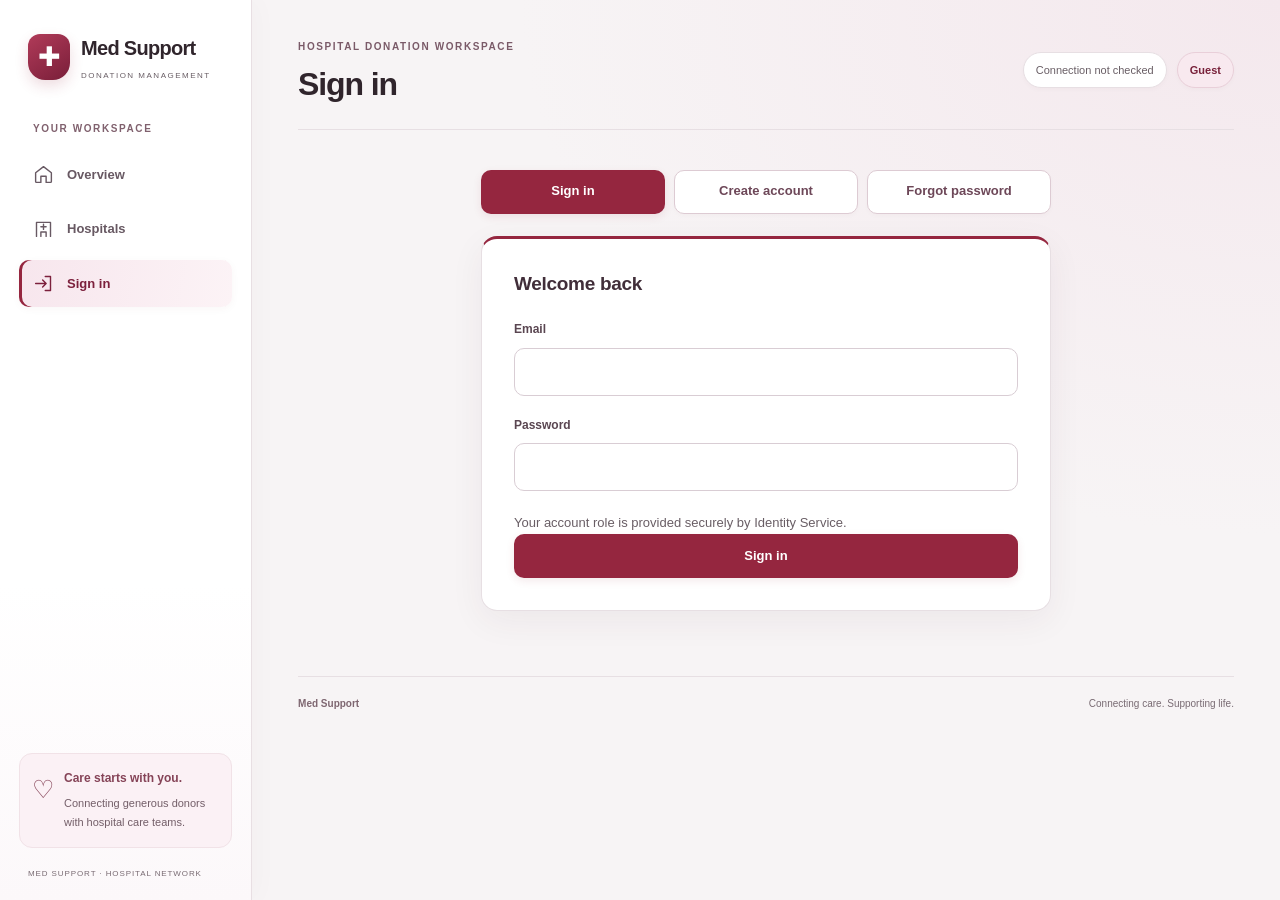
<file: project4-frontend/index.html>
<!doctype html>
<html lang="en">
<head>
  <meta charset="utf-8">
  <meta name="referrer" content="no-referrer">
  <meta name="viewport" content="width=device-width, initial-scale=1">
  <meta name="theme-color" content="#781c32">
  <meta name="description" content="Med Support hospital blood donation and appointment management.">
  <title>Med Support | Donation Management</title>
  <link rel="stylesheet" href="styles.css">
</head>
<body>
  <a class="skip-link" href="#view">Skip to content</a>
  <div class="app">
    <aside class="sidebar" aria-label="Workspace sidebar">
      <a class="brand" href="./" aria-label="Med Support home"><span class="brand-icon" aria-hidden="true">✚</span><div><strong>Med Support</strong><small>DONATION MANAGEMENT</small></div></a>
      <div class="side-label">YOUR WORKSPACE</div>
      <nav id="nav" aria-label="Main navigation"></nav>
      <div class="side-bottom">
        <div class="side-note"><span aria-hidden="true">♡</span><div><strong>Care starts with you.</strong><p>Connecting generous donors with hospital care teams.</p></div></div>
        <button class="side-logout" id="logout">↪ &nbsp; Sign out</button>
        <small class="sidebar-footer">MED SUPPORT · HOSPITAL NETWORK</small>
      </div>
    </aside>
    <main class="main">
      <header class="topbar"><div><span class="eyebrow">HOSPITAL DONATION WORKSPACE</span><h1 id="pageTitle">Overview</h1></div><div class="top-actions"><span id="connection" class="connection">Connection not checked</span><span id="roleBadge" class="role-badge">Guest</span></div></header>
      <div id="notice" role="status" aria-live="polite"></div>
      <section id="view" tabindex="-1" aria-label="Workspace content"></section>
      <footer class="workspace-footer"><span>Med Support</span><span>Connecting care. Supporting life.</span></footer>
    </main>
  </div>
  <script src="config.js"></script>
  <script src="app.js"></script>
</body>
</html>
</file>
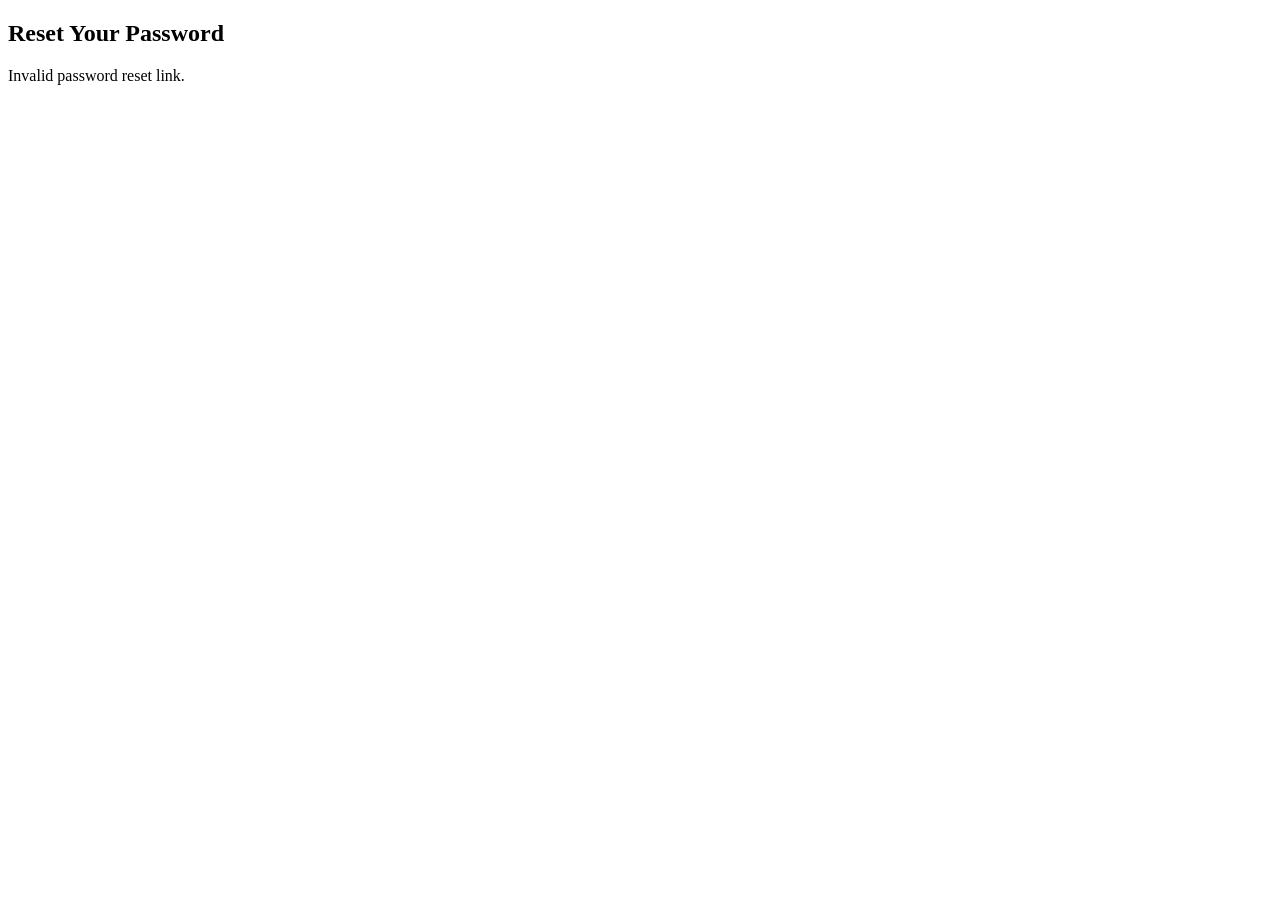
<file: identity-service/src/main/resources/static/reset-password.html>
<!DOCTYPE html>
<html lang="en">
<head>
    <meta charset="UTF-8">
    <meta name="viewport" content="width=device-width, initial-scale=1">
    <title>Med Support - Reset Password</title>
</head>
<body>
<h2>Reset Your Password</h2>

<form id="resetForm">
    <label for="password">New Password</label>
    <input
            type="password"
            id="password"
            required
            minlength="8"
            autocomplete="new-password"
    >

    <button type="submit">Reset Password</button>
</form>

<p id="message"></p>

<script>
    const params = new URLSearchParams(window.location.search);
    const token = params.get("token");

    const message = document.getElementById("message");
    const form = document.getElementById("resetForm");

    if (!token) {
        message.textContent = "Invalid password reset link.";
        form.hidden = true;
    }

    form.addEventListener("submit", async (event) => {
        event.preventDefault();

        const newPassword =
            document.getElementById("password").value;

        try {
            const response = await fetch("/api/auth/reset-password", {
                method: "POST",
                headers: {
                    "Content-Type": "application/json"
                },
                body: JSON.stringify({
                    passwordResetToken: token,
                    newPassword: newPassword
                })
            });

            if (response.ok) {
                message.textContent =
                    "Password reset successfully.";
                form.hidden = true;
            } else {
                message.textContent =
                    "Invalid or expired reset link.";
            }
        } catch (error) {
            message.textContent =
                "Unable to reset password. Please try again.";
        }
    });
</script>
</body>
</html>
</file>
<file: project4-frontend/styles.css>
/* Med Support hospital workspace */
:root{--red:#94243e;--burgundy:#601529;--dark:#30262a;--muted:#766e73;--border:#e9e3e5;--bg:#f7f6f6;--white:#fff;--green:#287451;--shadow:0 4px 20px #40222c05;font-family:Inter,'Segoe UI',Arial,sans-serif;color:var(--dark);font-synthesis:none}
*{box-sizing:border-box}body{margin:0;background:var(--bg);font-size:14px;line-height:1.5}button,input,select,textarea{font:inherit}button,a,input,select,textarea{-webkit-tap-highlight-color:transparent}button{cursor:pointer}a{color:var(--red)}button:focus-visible,a:focus-visible,input:focus-visible,select:focus-visible,textarea:focus-visible{outline:3px solid #ba657d;outline-offset:3px}.skip-link{position:fixed;top:-80px;left:20px;background:white;padding:12px;z-index:10}.skip-link:focus{top:12px}.app{display:flex;min-height:100vh}.sidebar{width:252px;flex:none;background:#fff;border-right:1px solid var(--border);padding:32px 19px 20px;position:sticky;top:0;height:100vh;display:flex;flex-direction:column}.brand{display:flex;align-items:center;gap:11px;text-decoration:none;color:var(--dark);padding:0 9px 39px}.brand-icon{display:grid;place-items:center;background:var(--red);color:white;width:42px;height:46px;border-radius:12px 12px 17px 17px;font-size:27px}.brand strong{font-size:19px;letter-spacing:-.7px}.brand small{display:block;font-size:8px;letter-spacing:1.5px;margin-top:4px;color:var(--muted)}.side-label,.eyebrow{font-size:10px;letter-spacing:1.6px;font-weight:700;color:#8d7d83}.side-label{padding:0 14px 13px}nav{display:grid;gap:5px}nav button{display:flex;align-items:center;gap:13px;border:0;background:transparent;color:#72676d;text-align:left;padding:13px 14px;border-radius:8px;font-size:13px;font-weight:600;width:100%}.nav-icon{width:21px;height:21px;flex:none}nav button:hover{background:#faf4f5}nav button.active{background:#f8eaf0;color:#8a213d;box-shadow:inset 3px 0 var(--red)}.side-bottom{margin-top:auto;padding-top:28px}.side-note{display:flex;gap:10px;background:#faf3f5;border:1px solid #f1e2e7;padding:15px 12px;border-radius:10px;color:#854357;font-size:12px}.side-note>span{font-size:25px}.side-note p{margin:6px 0 0;font-size:11px;color:#8a737b;line-height:1.7}.side-logout{margin-top:15px;background:none;border:0;padding:12px;color:#7e6670;width:100%;text-align:left}.sidebar-footer{display:block;font-size:8px;letter-spacing:.9px;color:#a19298;margin:19px 9px 0}.main{flex:1;min-width:0;padding:32px clamp(22px,3.6vw,58px);max-width:1800px}.topbar{display:flex;justify-content:space-between;align-items:center;gap:20px;padding-bottom:25px;margin-bottom:26px;border-bottom:1px solid var(--border)}h1{font-size:28px;letter-spacing:-1px;margin:7px 0 0;line-height:1.3}.top-actions{display:flex;gap:10px;align-items:center}.connection,.role-badge{font-size:11px;padding:8px 12px;border-radius:6px;border:1px solid var(--border);background:white;color:var(--muted)}.role-badge{background:#f6e9ee;border-color:#efdae2;color:#84233d;font-weight:700;text-transform:capitalize}.hero{background:linear-gradient(110deg,#68182e,#952a45);border:1px solid #78233a;border-radius:15px;padding:33px 36px;color:white;display:flex;justify-content:space-between;align-items:center;gap:24px;position:relative;overflow:hidden;min-height:230px}.hero:after{content:'+';position:absolute;right:15%;top:-100px;font-size:330px;line-height:1;opacity:.045;pointer-events:none}.hero h2{font-size:32px;line-height:1.2;letter-spacing:-1px;margin:14px 0}.hero p{font-size:13px;line-height:1.8;color:#eedbe2;max-width:460px}.hero .eyebrow{color:#e8bac8}.hero .button{background:#fff;color:#7f203a;white-space:nowrap;z-index:1}.stats{display:grid;grid-template-columns:repeat(3,minmax(0,1fr));gap:18px;margin:23px 0}.stat,.panel,.item{border:1px solid var(--border);border-radius:11px;background:white;box-shadow:var(--shadow)}.stat{padding:23px;position:relative}.stat .icon{position:absolute;right:20px;top:22px;width:38px;height:38px;background:#fbf0f3;color:var(--red);display:grid;place-items:center;border-radius:9px}.stat p{font-size:12px;color:var(--muted);margin:0 45px 10px 0}.stat strong{font-size:31px;letter-spacing:-1px;font-weight:650}.stat small{display:block;font-size:11px;color:#998990;margin-top:6px}.panel{padding:25px;margin:22px 0}.panel-head{display:flex;justify-content:space-between;align-items:center;gap:16px;margin-bottom:20px}.panel h2,.section-title{font-size:17px;letter-spacing:-.3px;margin:0;font-weight:650}.hint,.muted{font-size:12px;color:var(--muted);line-height:1.8}.hint{margin:7px 0 0}.grid{display:grid;grid-template-columns:repeat(2,minmax(0,1fr));gap:16px}.item{padding:22px;overflow-wrap:anywhere}.item h3{font-size:16px;letter-spacing:-.3px;margin:15px 0 8px}.item p{font-size:13px;line-height:1.8;color:var(--muted)}.meta{display:flex;flex-wrap:wrap;gap:7px;margin:17px 0}.pill{display:inline-flex;align-items:center;background:#f3f1f2;color:#71646c;border-radius:5px;padding:5px 9px;font-size:10px;font-weight:650;letter-spacing:.25px}.pill.red{background:#f9eaf0;color:#962841}.pill.green{background:#edf6ef;color:#2b7350}.pill.amber{background:#fff4e2;color:#92621c}.button{display:inline-flex;justify-content:center;align-items:center;gap:7px;background:var(--red);color:white;border:1px solid transparent;border-radius:7px;padding:11px 17px;font-size:12px;font-weight:650;min-height:41px;transition:background .15s,box-shadow .15s}.button:hover{background:var(--burgundy);box-shadow:0 3px 9px #60152916}.button.secondary,.button.outline{background:#fff;color:#775f69;border-color:#e5dbe0}.button.secondary:hover,.button.outline:hover{background:#faf1f5}.button:disabled{opacity:.5;cursor:not-allowed;box-shadow:none}.actions{display:flex;gap:9px;flex-wrap:wrap;margin-top:18px}.actions select{max-width:100%}input,select,textarea{width:100%;min-height:43px;padding:11px 12px;border:1px solid #dfd7db;border-radius:7px;background:white;color:var(--dark);font-size:13px}input::placeholder,textarea::placeholder{color:#a2949b}input:focus,select:focus,textarea:focus{border-color:#b55b77}textarea{min-height:100px;resize:vertical}label{display:block;font-size:12px;font-weight:600;color:#69565f;margin-bottom:8px}.field{margin-bottom:18px}.form-grid{display:grid;grid-template-columns:repeat(2,minmax(0,1fr));gap:0 20px}.toolbar{display:flex;align-items:end;gap:12px;flex-wrap:wrap;margin-bottom:20px}.toolbar>*{width:auto;min-width:145px}.toolbar input{min-width:230px}.toolbar .field{margin-bottom:0}.empty{text-align:center;padding:39px 22px;background:#fcfafb;border:1px dashed #e5dce0;border-radius:8px;color:#8b7680;font-size:13px}.table-wrap{overflow:auto}table{border-collapse:collapse;width:100%;font-size:12px}th{text-align:left;font-size:10px;letter-spacing:.6px;color:#8d7882;background:#faf7f8}th,td{padding:15px 12px;border-bottom:1px solid var(--border)}tr:last-child td{border:0}#notice:not(:empty){padding:14px 18px;margin-bottom:20px;border:1px solid #d7e8dc;border-radius:8px;background:#edf6ef;color:#316c48}#notice.error{background:#fff0f3;border-color:#edcbd5;color:#932c45}.auth-layout{max-width:570px;margin:40px auto 65px}.auth-tabs{display:flex;gap:7px}.auth-tabs .button{flex:1;padding:10px}.auth-layout .panel{padding:32px}.auth-layout h2{font-size:23px}.mini{font-size:12px}.split{display:flex;align-items:center;justify-content:space-between;gap:12px}.section-space{margin-top:24px}.section-intro{margin:8px 0 25px}.section-intro h2{font-size:25px;letter-spacing:-.7px;margin:8px 0}.section-intro p{color:var(--muted);font-size:13px}.context-strip{display:flex;gap:15px;align-items:center;background:#faf1f4;border:1px solid #efdae2;border-radius:9px;padding:18px;margin-bottom:24px}.context-strip p{margin:5px 0 0;font-size:12px;color:var(--muted)}.context-symbol{font-size:26px;color:var(--red)}.slot-grid{display:grid;grid-template-columns:repeat(auto-fit,minmax(min(100%,250px),1fr));gap:17px}.slot-card{background:#fff;border:1px solid var(--border);border-radius:10px;padding:22px}.slot-card h3{font-size:21px;letter-spacing:-.5px;margin:20px 0 7px}.slot-card p{font-size:12px;color:var(--muted);margin:0 0 22px}.slot-date{font-size:12px;font-weight:650;color:#8d2943}.capacity-track{height:6px;border-radius:6px;background:#f2e9ed;overflow:hidden;margin-bottom:13px}.capacity-track span{display:block;height:100%;border-radius:6px;background:#a63a56}.slot-card small{font-size:11px;color:var(--muted)}.available{font-size:12px;color:var(--green)}.full{font-size:12px;color:var(--red)}.footer-note{font-size:11px;color:#99858f;margin-top:26px}.workspace-footer{display:flex;justify-content:space-between;gap:15px;border-top:1px solid var(--border);margin-top:38px;padding:19px 0 0;font-size:10px;color:#a08f97}.workspace-footer span:first-child{font-weight:650;color:#7e6670}.quick-links{display:flex;gap:10px;flex-wrap:wrap}.notification-unread{border-left:3px solid var(--red)}
@media(min-width:1500px){.main{padding-left:65px;padding-right:65px}.hero{min-height:260px}}
@media(max-width:1100px){.sidebar{width:220px}.main{padding:25px}.hero{padding:28px}.hero h2{font-size:28px}.hero{align-items:flex-start;flex-direction:column}.top-actions{flex-wrap:wrap;justify-content:flex-end}.connection{font-size:10px}}
@media(max-width:780px){.app{display:block}.sidebar{width:100%;height:auto;position:relative;padding:18px;border-right:0;border-bottom:1px solid var(--border)}.brand{padding:0 0 18px}.side-label,.side-note,.sidebar-footer{display:none}.sidebar nav{display:flex;overflow-x:auto;gap:6px;padding-bottom:5px}.sidebar nav button{width:auto;white-space:nowrap;padding:10px}.sidebar nav .nav-icon{width:17px;height:17px}.side-bottom{margin:0;padding:0}.side-logout{width:auto;position:absolute;right:18px;top:15px;margin:0}.topbar{align-items:flex-start}.main{padding:23px 20px}.stats{gap:10px}.stat{padding:18px}.stat .icon{display:none}.stat p{margin-right:0}.hero{min-height:0}}
@media(max-width:520px){.main{padding:20px 14px}.topbar{gap:10px;flex-wrap:wrap}.topbar h1{font-size:25px}.top-actions{justify-content:flex-start}.stats{grid-template-columns:1fr}.stat{display:grid;grid-template-columns:1fr auto;align-items:center}.stat p{margin:0}.stat strong{grid-column:2;grid-row:1/3}.stat small{margin:0}.grid,.form-grid{grid-template-columns:1fr}.hero{padding:25px}.hero h2{font-size:27px}.panel{padding:20px}.toolbar>*{width:100%;min-width:0}.toolbar input{min-width:0}.auth-layout{margin-top:20px}.auth-layout .panel{padding:23px}.auth-tabs{flex-wrap:wrap}.auth-tabs .button{flex:auto}.workspace-footer{font-size:9px}.eyebrow{font-size:9px}}
@media(prefers-reduced-motion:reduce){*{scroll-behavior:auto!important;transition:none!important}}

/* Active and historical record views */
.record-tabs{display:flex;gap:8px;flex-wrap:wrap;border-bottom:1px solid var(--border);padding-bottom:14px;margin-bottom:20px}.record-tab{display:flex;align-items:center;gap:9px;border:1px solid var(--border);border-radius:8px;background:#fff;color:var(--muted);padding:11px 16px;font-size:12px;font-weight:650;min-height:42px}.record-tab.selected{background:#f8eaf0;border-color:#e7c6d1;color:var(--burgundy);box-shadow:inset 0 -2px var(--red)}.record-tab:hover{background:#faf1f5}.record-tab span{border-radius:5px;background:#f2edf0;padding:2px 7px;font-size:10px}.record-tab.selected span{background:#ecd5de}.slot-status{display:inline-flex;align-items:center;gap:5px;font-size:10px;color:var(--muted)}

/* Hospital donation application management */
.applications-layout{display:grid;grid-template-columns:minmax(260px,330px) minmax(0,1fr);gap:22px;align-items:start}.applications-layout .panel{margin:0 0 22px}.request-worklist{padding:20px;position:sticky;top:22px;max-height:calc(100vh - 44px);overflow-y:auto}.request-worklist .panel-head{align-items:flex-start}.request-worklist h2{font-size:15px}.request-worklist .button{padding:8px 10px;min-height:35px;font-size:11px}.application-request{display:block;text-align:left;width:100%;border:1px solid var(--border);border-radius:9px;background:#fff;padding:15px;margin-top:11px;color:var(--dark)}.application-request:hover,.application-booking:hover{background:#fcf6f8;border-color:#dab6c3}.application-request.selected,.application-booking.selected{border-color:#b9657f;background:#fcf2f6;box-shadow:inset 3px 0 var(--red)}.application-request strong{font-size:16px}.application-request strong small{display:block;font-size:10px;font-weight:500;color:var(--muted);margin-top:3px}.application-request-meta{display:block;font-size:11px;color:var(--muted);margin-top:10px}.application-request .meta{margin:10px 0 0}.application-review{min-width:0}.application-stats{margin-top:0}.application-booking-list{display:grid;gap:9px;max-height:360px;overflow-y:auto;padding:2px}.application-booking{display:flex;justify-content:space-between;align-items:center;gap:15px;width:100%;text-align:left;border:1px solid var(--border);background:white;border-radius:8px;padding:14px;color:var(--dark)}.application-booking strong{font-size:13px}.application-booking small{display:block;font-size:11px;color:var(--muted);margin-top:5px}.donor-detail-heading{display:flex;justify-content:space-between;align-items:flex-start;gap:15px;padding-bottom:20px}.donor-detail-heading h2{font-size:23px;margin-top:7px;overflow-wrap:anywhere}.donor-section{padding:21px 0;border-top:1px solid var(--border)}.donor-section h3{margin:0 0 18px;font-size:14px;font-weight:650;color:var(--burgundy)}.donor-fields{display:grid;grid-template-columns:repeat(2,minmax(0,1fr));gap:19px 25px;margin:0}.donor-fields dt{font-size:11px;font-weight:600;color:var(--muted);margin-bottom:5px}.donor-fields dd{margin:0;font-size:13px;line-height:1.7;overflow-wrap:anywhere;white-space:pre-wrap}.unavailable{color:#9b8991;font-style:italic;font-size:12px}.document-access-note{padding:13px 15px;border-radius:7px;background:#faf7f8}.application-status-form{border-top:1px solid var(--border);margin-top:22px;padding-top:22px}.application-status-form .actions{margin-top:0}.application-status-form select{width:auto;min-width:210px;flex:1}.application-request .pill{white-space:nowrap}
@media(max-width:1150px){.applications-layout{grid-template-columns:minmax(230px,280px) minmax(0,1fr);gap:16px}.applications-layout .panel{padding:19px}.donor-fields{gap:17px}.application-request .split{flex-wrap:wrap}}
@media(max-width:950px){.applications-layout{grid-template-columns:1fr}.request-worklist{position:static;max-height:420px}.application-request .split{flex-wrap:nowrap}.donor-fields{grid-template-columns:repeat(2,minmax(0,1fr))}}
@media(max-width:520px){.donor-fields{grid-template-columns:1fr}.application-booking{align-items:flex-start;flex-wrap:wrap}.donor-detail-heading{flex-wrap:wrap}.application-status-form select{width:100%;min-width:0}.application-status-form .button{width:100%}}

/* Own-account patient portal */
.profile-intro{display:flex;justify-content:space-between;align-items:center;gap:18px}.profile-overview{border-top:3px solid var(--red);padding:28px}.profile-identity{display:flex;align-items:center;gap:18px;padding-bottom:25px;margin-bottom:23px;border-bottom:1px solid var(--border)}.profile-avatar{display:grid;place-items:center;width:64px;height:64px;flex:none;border-radius:18px;background:#f7e8ee;color:var(--burgundy);font-size:28px;font-weight:650}.profile-identity h2{font-size:25px;margin:5px 0;overflow-wrap:anywhere}.profile-identity p{font-size:13px;color:var(--muted);margin:0;overflow-wrap:anywhere}.profile-identity>.pill{margin-left:auto;white-space:nowrap}.profile-overview .profile-fields{grid-template-columns:repeat(3,minmax(0,1fr))}.profile-layout{display:grid;grid-template-columns:minmax(0,1.45fr) minmax(290px,1fr);gap:22px;align-items:start}.profile-layout .panel{margin:0 0 22px}.profile-fields{margin-bottom:8px}.profile-data-note{background:#faf4f6;border:1px solid #f0e2e8;color:#846573;padding:13px 15px;margin-top:23px;font-size:12px;line-height:1.8;border-radius:8px}.profile-edit{margin-top:26px;border-top:1px solid var(--border);padding-top:20px}.profile-edit summary{font-size:13px;font-weight:650;color:var(--burgundy);cursor:pointer;margin-bottom:20px}.profile-setting-section{padding:19px 0;border-top:1px solid var(--border)}.profile-setting-section:first-of-type{padding-top:0;border-top:0}.profile-setting-section h3{font-size:14px;margin:0 0 8px}.profile-setting-section form{margin-top:19px}.profile-setting-section input[type=file]{padding:10px;font-size:11px}.profile-setting-section input[type=file]+button{margin-top:12px}.profile-deactivation{padding-bottom:0}.profile-deactivation .button{margin-top:15px;border-color:#e5c2cf;color:var(--red)}.profile-information{min-width:0}
@media(max-width:1100px){.profile-layout{grid-template-columns:1fr}.profile-overview .profile-fields{grid-template-columns:repeat(2,minmax(0,1fr))}}
@media(max-width:550px){.profile-intro{align-items:flex-start;flex-direction:column}.profile-overview{padding:22px}.profile-identity{flex-wrap:wrap;gap:13px}.profile-identity h2{font-size:21px}.profile-identity>.pill{margin-left:0}.profile-overview .profile-fields{grid-template-columns:1fr}.profile-layout{gap:0}.profile-settings .button{max-width:100%}}

/* Original donation illustration, embedded in the overview for same-origin compatibility. */
.hero.hero-donation{display:grid;grid-template-columns:minmax(0,1.15fr) minmax(220px,.85fr);gap:24px;padding:30px 36px}
.hero-donation .hero-copy,.hero-donation .hero-art{position:relative;z-index:1;min-width:0}
.hero-donation .hero-copy .button{margin-top:10px;white-space:normal;text-align:left}
.hero-donation .hero-art{display:flex;align-items:center;justify-content:center}
.hero-illustration{display:block;width:100%;max-width:420px;height:auto}
@media(max-width:900px){.hero.hero-donation{grid-template-columns:1fr;padding:25px;gap:12px}.hero-donation .hero-art{width:100%;max-width:320px;justify-self:center}}
@media(max-width:520px){.hero.hero-donation{padding:24px 20px}.hero-donation .hero-art{max-width:260px}}

/* Shared visual refinements: existing components and workflows remain in place. */
:root{
  --red:#95263f;
  --burgundy:#641a30;
  --dark:#30252c;
  --muted:#695e65;
  --border:#e7dfe3;
  --bg:#f7f4f5;
  --shadow:0 5px 24px rgba(69,33,46,.045),0 1px 3px rgba(69,33,46,.025);
  font-family:Inter,"Segoe UI",Arial,sans-serif;
}
body{background:radial-gradient(ellipse at 100% 0, #f4e8ed 0,transparent 42%),var(--bg);line-height:1.65}
h1,h2,h3{font-weight:650}
h1{font-size:clamp(25px,2.5vw,34px);letter-spacing:-1.1px}
.main{padding-top:34px}
.topbar{padding-bottom:23px;margin-bottom:28px}
.topbar .eyebrow{color:#7a5a68}
.sidebar{background:linear-gradient(180deg,#fff 65%,#fcf8fa);border-color:#e8dfe3;box-shadow:5px 0 25px rgba(65,31,44,.025);overflow-y:auto}
.brand strong{font-size:20px}
.brand-icon{background:linear-gradient(145deg,#b13b59,#791e39);box-shadow:0 6px 14px rgba(149,38,63,.16)}
.side-label,.eyebrow{color:#80616e}
nav{gap:7px}
nav button{min-height:46px;border-radius:10px;color:#685963;transition:background .18s,color .18s,box-shadow .18s}
nav button:hover{background:#f9edf2;color:var(--burgundy)}
nav button.active{background:linear-gradient(100deg,#f7e6ed,#fcf3f6);color:#7c203c;box-shadow:inset 3px 0 var(--red),0 2px 8px rgba(111,39,63,.04)}
.side-note{border-radius:13px;background:#fbf1f5}
.side-note p{color:#735e68}
.sidebar-footer,.workspace-footer,.footer-note{color:#796b73}
.role-badge,.connection{border-radius:20px;font-size:11px;box-shadow:0 2px 5px rgba(69,33,46,.025)}
.role-badge{color:#78213a;background:#f8e9ef;border-color:#e9cfd9}
.hero.hero-donation{border-radius:22px;background:linear-gradient(118deg,#601a30 0%,#8a2946 64%,#a23b57 100%);box-shadow:0 14px 32px rgba(107,31,53,.13);padding:clamp(26px,3.5vw,42px)}
.hero h2{font-size:clamp(29px,3vw,40px);line-height:1.18;letter-spacing:-1.2px;margin:15px 0}
.hero p{font-size:14px;line-height:1.85;color:#f5e7ed}
.hero .eyebrow{color:#f0cbd8}
.hero .button{background:#fff;color:#79243c;border-color:#fff;box-shadow:0 4px 12px rgba(42,9,20,.1)}
.hero .button:hover{background:#fff0f5;color:#641a30;border-color:#fff0f5}
.hero-donation .hero-art{padding:4px}
.hero-illustration{max-width:390px}
.stats{gap:19px;margin:26px 0}
.stat,.panel,.item,.slot-card{border-radius:16px;box-shadow:var(--shadow)}
.stat{padding:25px;background:linear-gradient(135deg,#fff,#fdfafb);border-color:#e9e0e5}
.stat .icon{border-radius:12px;background:#f7e9ef;color:#8f2641}
.stat p{font-size:13px;font-weight:500}
.stat strong{font-size:34px;color:#522333}
.stat small{color:#786873;font-size:11px}
.panel{padding:27px}
.panel-head{gap:18px;margin-bottom:23px}
.panel h2,.section-title{font-size:19px;color:#412e39;line-height:1.4}
.hint,.muted{font-size:13px;color:var(--muted);line-height:1.8}
.panel-head .hint{max-width:760px}
.item{border-color:#e9e1e5}
.item h3{font-size:17px;color:#432d39}
.item p{color:#695d65}
.button{min-height:44px;border-radius:10px;padding:11px 18px;font-size:13px;line-height:1.45;box-shadow:0 3px 8px rgba(149,38,63,.10);transition:background .18s,border-color .18s,box-shadow .18s,transform .18s}
.button:hover{background:#782039;box-shadow:0 5px 12px rgba(112,29,50,.15)}
.button.secondary,.button.outline{background:#fff;color:#6d4758;border-color:#ddcbd3;box-shadow:0 2px 5px rgba(69,33,46,.025)}
.button.secondary:hover,.button.outline:hover{background:#fbf0f4;border-color:#bd8095}
.button:disabled{transform:none;box-shadow:none;opacity:.55}
input,select,textarea{border-radius:10px;border-color:#d9cdd4;min-height:46px;padding:12px 13px;transition:border-color .18s,box-shadow .18s;background:#fff}
input::placeholder,textarea::placeholder{color:#82737c}
input:hover,select:hover,textarea:hover{border-color:#b99da9}
input:focus,select:focus,textarea:focus{border-color:#a64c69;box-shadow:0 0 0 3px rgba(149,38,63,.075)}
input[type=checkbox],input[type=radio]{min-height:0;accent-color:var(--red)}
label{color:#5a4651;font-size:12px}
.field{margin-bottom:20px}
.pill{font-size:11px;line-height:1.4;padding:5px 10px;border-radius:20px;font-weight:650;letter-spacing:.15px;color:#61515d;background:#f0eaee}
.pill.red{background:#fae9ef;color:#8b2340}
.pill.green{background:#e9f4ed;color:#22623f}
.pill.amber{background:#fff2d8;color:#805013}
.record-tabs{border-color:#e8dce3;gap:8px}
.record-tab{border-radius:10px;padding:10px 14px;min-height:44px;color:#69545f;transition:background .18s,border-color .18s,box-shadow .18s}
.record-tab.selected{background:#f8e8ef;border-color:#d9a8ba;color:#76223b;box-shadow:inset 0 -2px #95263f}
.record-tab span{border-radius:20px}
.table-wrap{border:1px solid var(--border);border-radius:12px}
table{font-size:13px}
th{background:#f8f0f4;color:#725364;font-size:11px;padding-top:15px;padding-bottom:15px}
td{color:#57434e}
tbody tr:nth-child(even){background:#fdfafb}
tbody tr:hover{background:#fbf0f5}
.empty{border-radius:12px;background:#fcf8fa;color:#745d69;padding:36px 22px;border-color:#dfcbd5}
.context-strip{border-radius:13px;background:#fbf0f5;border-color:#ead3de}
.slot-card h3{font-size:23px;color:#532b3d}
.slot-card p,.slot-card small{color:#6e5d68}
.slot-date{color:#8b2944}
.capacity-track{height:7px;background:#f2e5eb}
.capacity-track span{background:linear-gradient(90deg,#aa3d5c,#cf748f)}
.application-request,.application-booking{border-radius:12px}
.application-request-meta,.application-booking small,.donor-fields dt{color:#6f5b67}
.unavailable{color:#786773}
.profile-data-note{color:#735260;border-radius:12px}
.profile-avatar{background:linear-gradient(140deg,#fae9f0,#f0d5e0)}
#notice:not(:empty){border-radius:12px;box-shadow:0 3px 12px rgba(40,80,55,.035)}
.notification-unread{border-left:4px solid var(--red)}
.auth-layout .panel{box-shadow:0 10px 35px rgba(75,36,52,.06);border-top:3px solid var(--red)}
.auth-tabs{gap:9px}
.auth-tabs .button{border-radius:10px}
.workspace-footer{margin-top:40px}

/* Donor appointments: preserve action hooks and make the appointment details scannable. */
.donor-appointments>.panel{margin-top:0}
.donor-appointments .panel-head{padding-bottom:22px;border-bottom:1px solid var(--border)}
.donor-appointments .panel-head h2{font-size:23px;letter-spacing:-.5px}
.donor-appointments .panel-head .hint{margin-top:9px;max-width:730px}
.donor-appointments .grid{gap:20px}
.appointment-card{display:flex;flex-direction:column;padding:24px;border-top:3px solid #dfafbf;min-width:0;background:linear-gradient(150deg,#fff 72%,#fffafb)}
.appointment-card-head{display:flex;align-items:center;justify-content:space-between;gap:12px;flex-wrap:wrap}
.appointment-reference{font-size:11px;font-weight:650;letter-spacing:.4px;color:#75616d}
.appointment-status{display:inline-flex;align-items:center;gap:7px}
.appointment-status:before{content:"";width:6px;height:6px;flex:none;border-radius:50%;background:currentColor}
.appointment-status.pending{color:#825014;background:#fff2da}
.appointment-status.confirmed{color:#275c84;background:#eaf2fc}
.appointment-status.completed{color:#246342;background:#e9f5ed}
.appointment-status.cancelled{color:#8b3048;background:#faeaf0}
.appointment-heading{display:flex;align-items:center;gap:13px;margin:24px 0}
.appointment-symbol{display:grid;place-items:center;flex:none;width:48px;height:48px;border-radius:14px;background:#f9eaf0;color:#902d4a}
.appointment-symbol .nav-icon{width:25px;height:25px}
.appointment-heading .eyebrow{font-size:9px;letter-spacing:1.4px;color:#82586c}
.appointment-card .appointment-heading h3{margin:4px 0 0;font-size:20px;line-height:1.35;letter-spacing:-.5px}
.appointment-facts{display:grid;grid-template-columns:1fr 1fr;gap:18px 15px;padding:19px;margin:0;background:#faf5f8;border:1px solid #f0e4eb;border-radius:12px}
.appointment-facts dt{color:#725c69;font-size:11px;font-weight:500;margin-bottom:5px}
.appointment-facts dd{color:#472c3c;font-size:14px;font-weight:650;line-height:1.5;margin:0;overflow-wrap:anywhere}
.appointment-facts .appointment-hospital{grid-column:1/-1;padding-top:15px;border-top:1px solid #eaddE5}
.appointment-card .appointment-request{font-size:11px;color:#78616f;margin:13px 1px 0}
.appointment-card .appointment-notes{font-size:12px;padding:12px 0;margin:5px 0;white-space:pre-wrap}
.appointment-actions{padding-top:20px;margin-top:auto;gap:10px}
.appointment-actions .button{flex:1}
.appointment-actions .button.secondary{color:#8a2946;border-color:#dec0cc}
.appointment-card .appointment-final{font-size:12px;color:#74626e;margin:20px 0 0;padding-top:16px;border-top:1px solid #eee3e9}
@media(hover:hover) and (prefers-reduced-motion:no-preference){
  .grid>.item,.slot-card{transition:box-shadow .2s,border-color .2s,transform .2s}
  .grid>.item:hover,.slot-card:hover{box-shadow:0 9px 25px rgba(83,35,54,.075);border-color:#d8b6c5;transform:translateY(-2px)}
  .button:not(:disabled):hover{transform:translateY(-1px)}
}
@media(min-width:901px){.hero.hero-donation{grid-template-columns:minmax(0,1.1fr) minmax(240px,.9fr)}}
@media(max-width:1100px){.hero h2{font-size:31px}.panel{padding:23px}.appointment-card{padding:21px}}
@media(max-width:900px){.hero.hero-donation{grid-template-columns:1fr;gap:8px}.hero-donation .hero-art{max-width:300px}.donor-appointments .grid{grid-template-columns:1fr}}
@media(max-width:780px){.main{padding-top:25px}.sidebar{box-shadow:0 3px 14px rgba(65,31,44,.025);overflow-y:visible}.sidebar nav button{min-height:42px}.hero.hero-donation{padding:28px}.topbar{margin-bottom:23px}.stats{gap:12px}}
@media(max-width:520px){.main{padding-top:22px}.panel{padding:20px}.hero.hero-donation{padding:25px 22px}.hero h2{font-size:30px}.hero p{font-size:13px}.hero-donation .hero-art{max-width:240px}.stat{padding:20px}.stat strong{font-size:30px}.appointment-card{padding:20px}.appointment-heading{margin:21px 0}.appointment-facts{padding:16px;gap:16px 10px}.appointment-facts dd{font-size:13px}.appointment-actions{flex-direction:column}.appointment-actions .button{width:100%}.donor-appointments .panel-head h2{font-size:21px}.auth-layout .panel{padding:24px}.record-tab{padding:10px 12px}.workspace-footer{flex-wrap:wrap}}
.donation-progress{margin:14px 0;color:var(--muted);font-size:13px}
.booking-success{border-top:4px solid #34744f;background:linear-gradient(135deg,#f2faf5,#fff);margin-bottom:24px}
.booking-success h2{color:#24543a;margin:8px 0 20px}
.booking-success h3{margin-top:24px}
.donation-preparation{margin:18px 0}
.donation-preparation summary{cursor:pointer;font-weight:600;color:#6e2942}
.donation-preparation-list{padding-left:22px;line-height:1.7;color:var(--muted)}
.donation-preparation-list li+li{margin-top:8px}
[data-request-life][hidden]{display:none}
.record-tabs{display:flex;flex-wrap:wrap;gap:8px;margin:18px 0}
.record-tab.active{background:#781c32;color:#fff}
[data-urgent="true"]{border-left:5px solid #a52e4b;background:#fff5f6}
.urgent-badge{font-weight:700;margin-bottom:8px}
.urgent-badge[hidden]{display:none}
.donation-progress progress{display:block;width:100%;height:14px;margin-top:7px;accent-color:#a52e4b}
@media(prefers-reduced-motion:reduce){.button,nav button,input,select,textarea,.record-tab,.grid>.item,.slot-card{transition:none;transform:none!important}}
</file>
